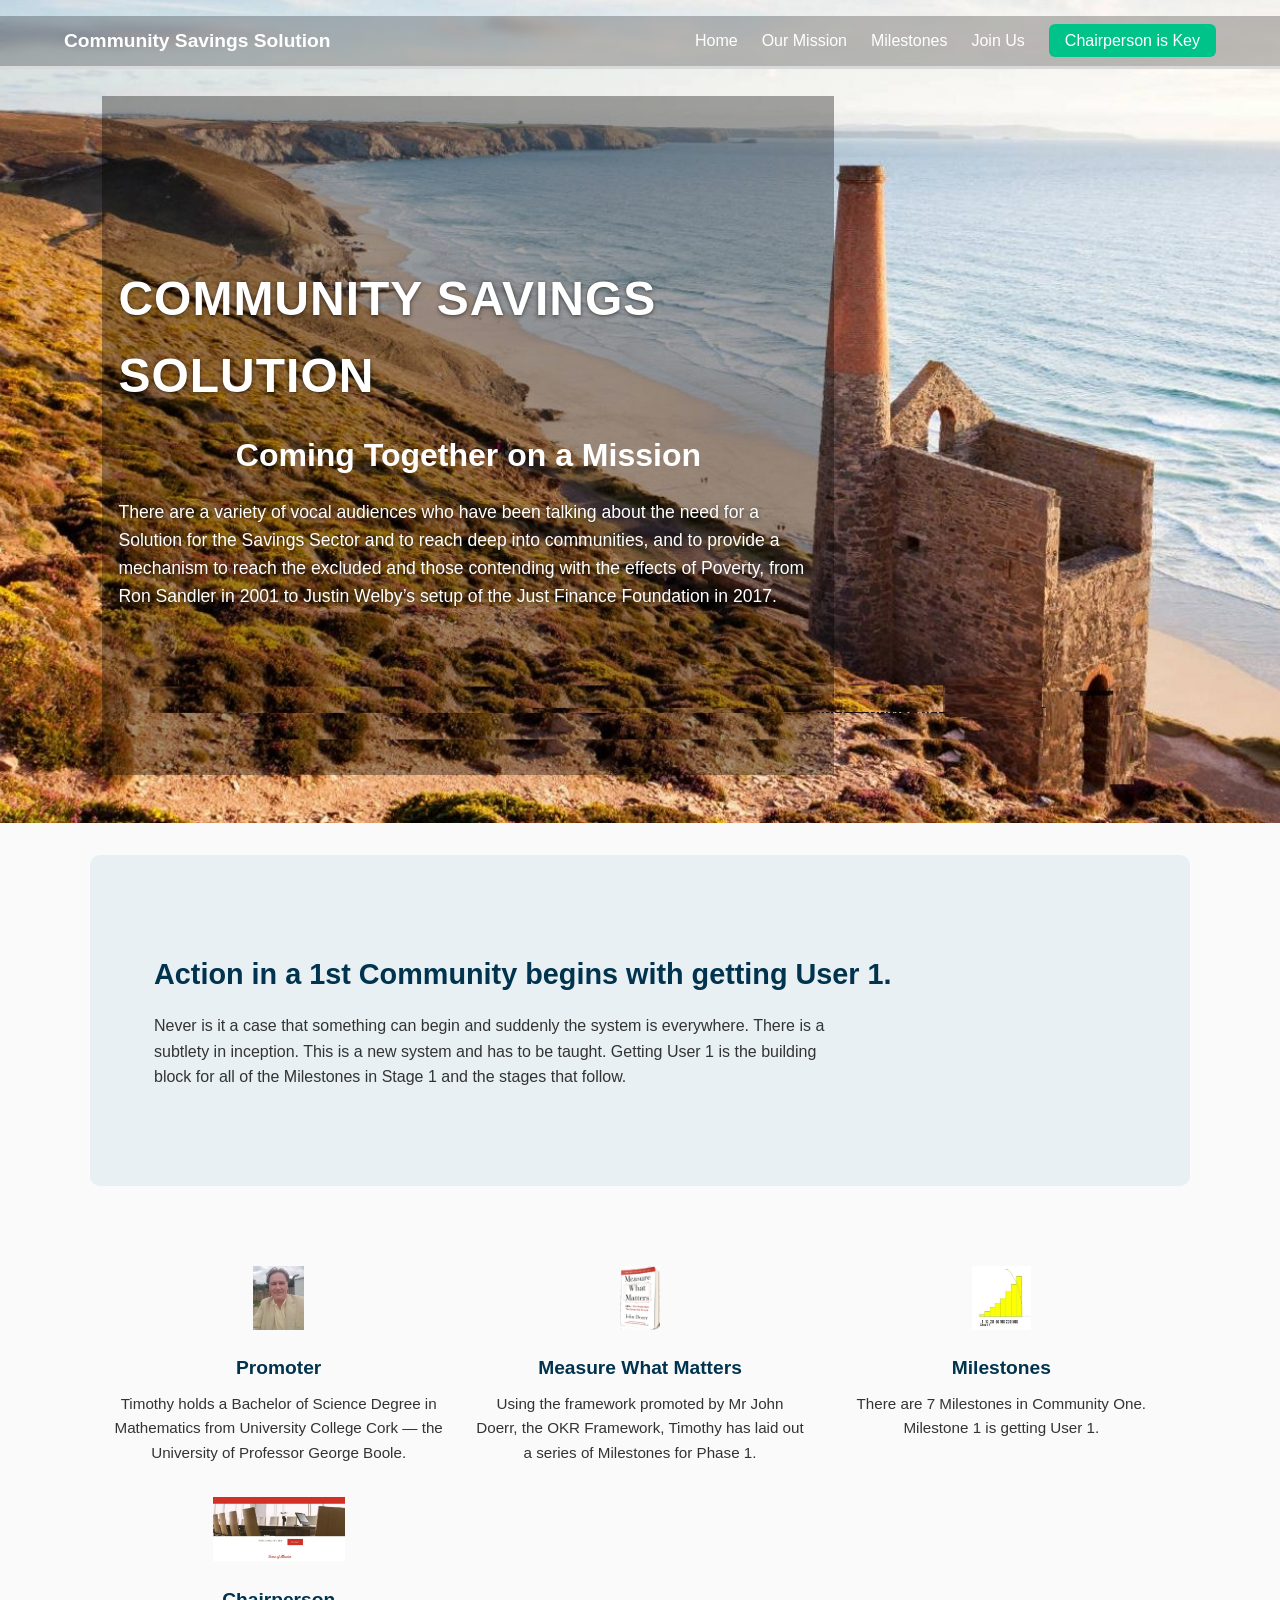
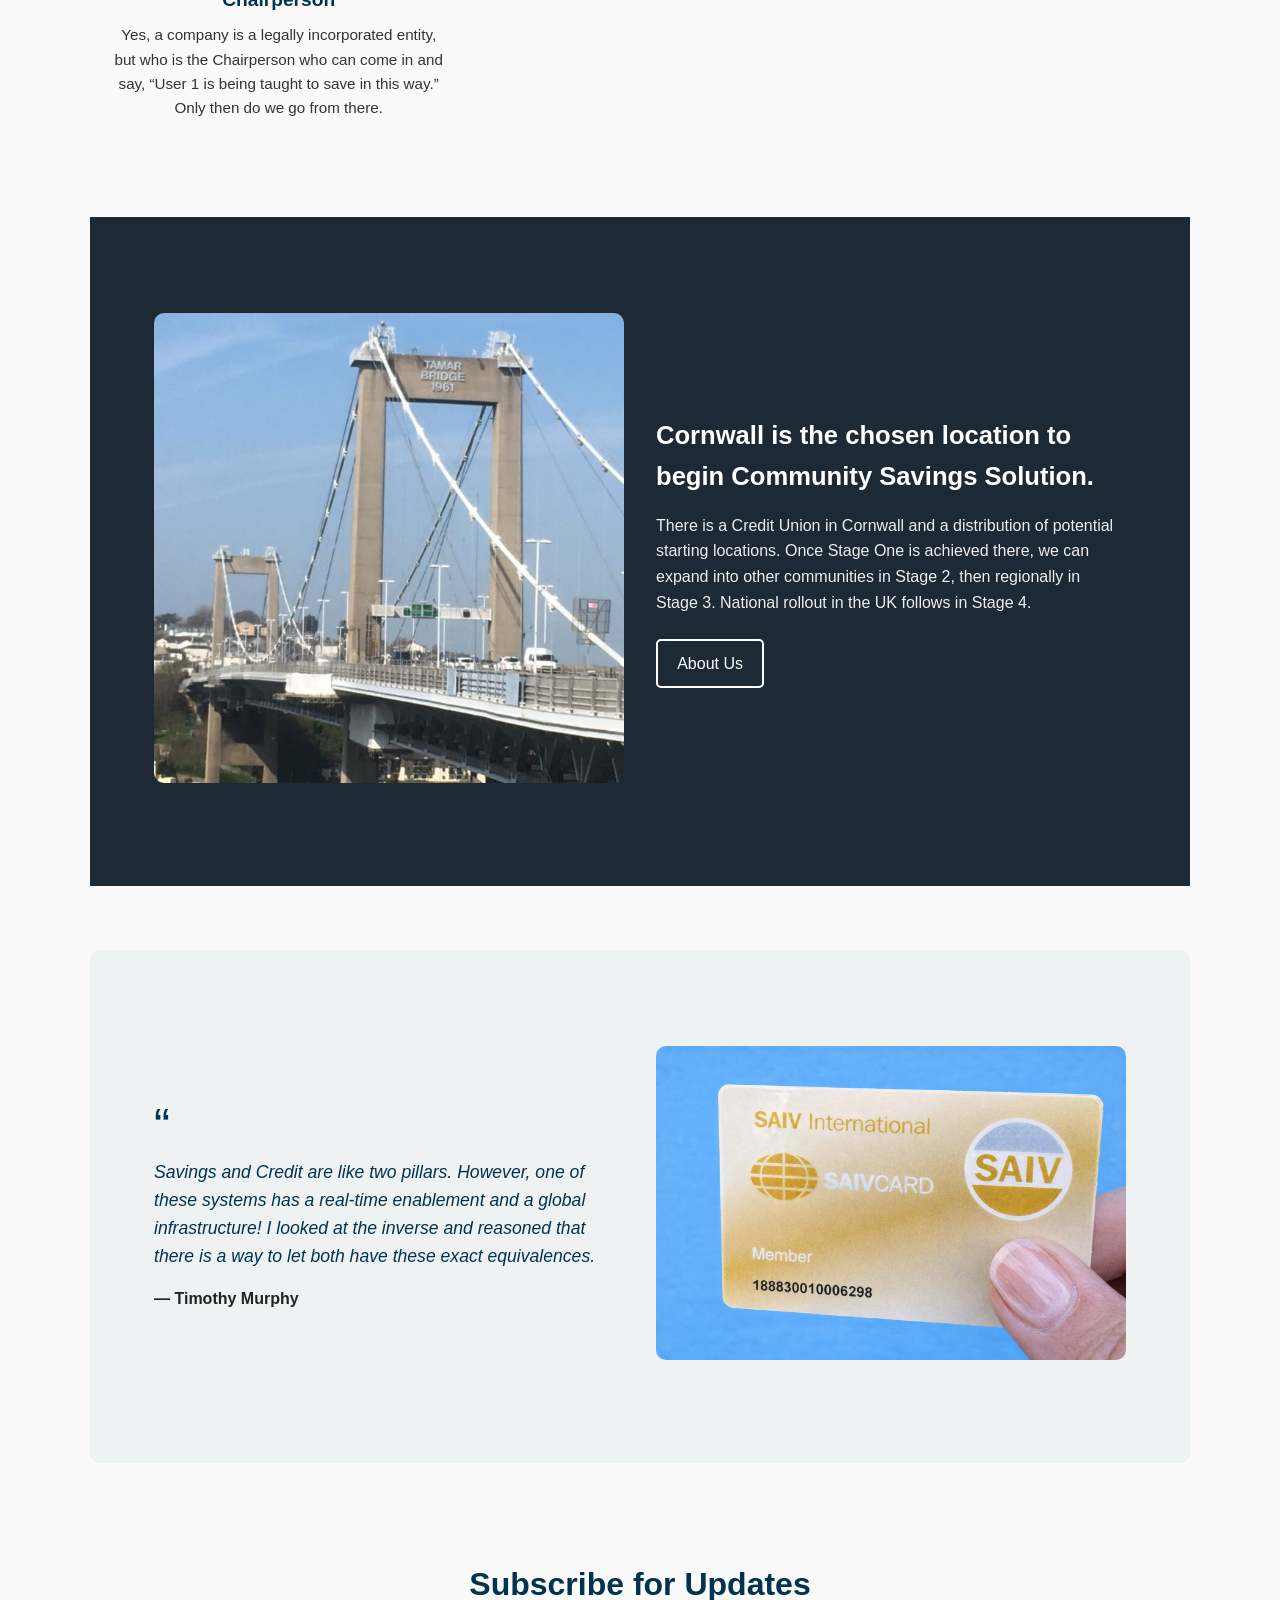
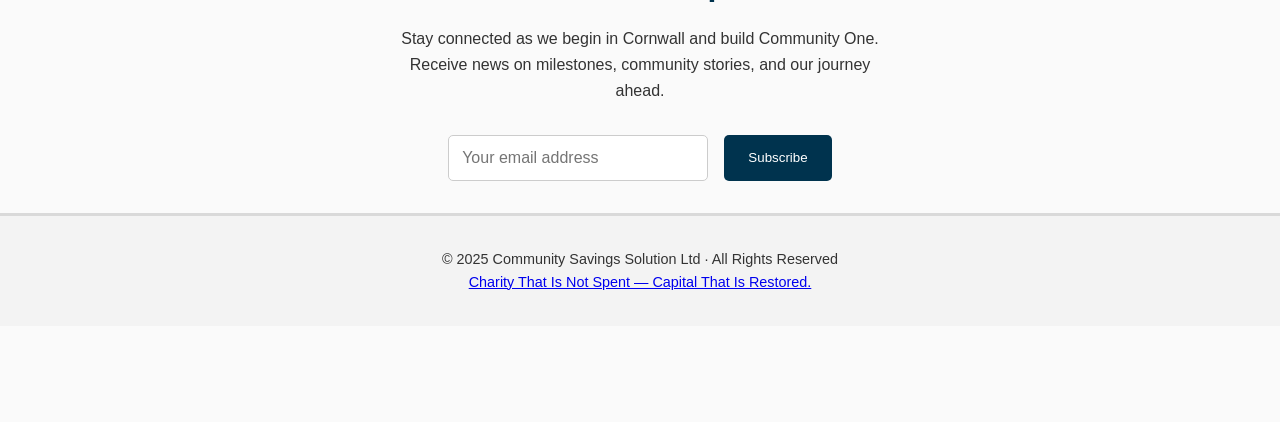
<file: index.html>
<!DOCTYPE html>
<html lang="en">
<head>
<meta charset="UTF-8" />
<meta name="viewport" content="width=device-width, initial-scale=1.0" />
<title>Community Savings Solution</title>
<link rel="stylesheet" href="assets/css/style.css" />
</head>

<body>
  <!-- NAVIGATION BAR -->
<header class="nav-header">
<nav class="navbar">
<a href="index.html" class="nav-logo">Community Savings Solution</a>
<ul class="nav-links">
<li><a href="index.html">Home</a></li>
<li><a href="mission.html">Our Mission</a></li>
<li><a href="milestones.html">Milestones</a></li>
<li><a href="join.html">Join Us</a></li>
<li><a href="chairperson.html" class="nav-btn">Chairperson is Key</a></li>
</ul>
</nav>
</header>
<!-- HERO SECTION -->
<section id="misson" class="hero">
<img src="assets/img/wheal-coates.jpg" alt="Wheal Coates, Cornwall" class="hero-bg" />
<div class="hero-overlay">
<h1 class="hero-title">Community Savings Solution</h1>
<h2 class="hero-subtitle">Coming Together on a Mission</h2>
<p class="hero-text">
There are a variety of vocal audiences who have been talking about the
need for a Solution for the Savings Sector and to reach deep into
communities, and to provide a mechanism to reach the excluded and
those contending with the effects of Poverty, from Ron Sandler in 2001
to Justin Welby’s setup of the Just Finance Foundation in 2017.
</p>
</div>
</section>

<main>
<!-- FEATURE SECTION -->
<section class="feature-section">
<div class="container">
<div class="feature-text">
<h2>Action in a 1st Community begins with getting User 1.</h2>
<p>
Never is it a case that something can begin and suddenly the
system is everywhere. There is a subtlety in inception. This is a
new system and has to be taught. Getting User 1 is the building
block for all of the Milestones in Stage 1 and the stages that
follow.
</p>
</div>
</div>
</section>

<!-- SERVICES SECTION -->
<section class="services container">
<div class="service">
<img src="assets/img/img-20241127-wa0013.jpg" alt="Promoter" />
<h3>Promoter</h3>
<p>
Timothy holds a Bachelor of Science Degree in Mathematics from
University College Cork — the University of Professor George Boole.
</p>
</div>

<div class="service">
<img src="assets/img/johndoerrbook.jpg" alt="Measure What Matters" />
<h3>Measure What Matters</h3>
<p>
Using the framework promoted by Mr John Doerr, the OKR Framework,
Timothy has laid out a series of Milestones for Phase 1.
</p>
</div>

<div class="service">
<img
src="assets/img/elemental-growing-user-base-1.jpg"
alt="Milestones"
/>
<h3>Milestones</h3>
<p>There are 7 Milestones in Community One.</p>
<p>Milestone 1 is getting User 1.</p>
</div>

<div class="service">
<img
src="assets/img/who-is-our-chairperson-1.jpg"
alt="Chairperson"
/>
<h3>Chairperson</h3>
<p>
Yes, a company is a legally incorporated entity, but who is the
Chairperson who can come in and say, “User 1 is being taught to save in this way.” Only then do we go from there.
</p>
</div>
</section>

<!-- CORNWALL SECTION -->
<section class="testimonial secondary">
<div class="container two-col">
<div class="col image">
<img src="assets/img/tamar-bridge-2.jpg" alt="Tamar Bridge" />
</div>
<div class="col text">
<h2>
Cornwall is the chosen location to begin Community Savings Solution.
</h2>
<p>
There is a Credit Union in Cornwall and a distribution of potential
starting locations. Once Stage One is achieved there, we can expand
into other communities in Stage 2, then regionally in Stage 3.
National rollout in the UK follows in Stage 4.
</p>
<a href="#" class="button-outline">About Us</a>
</div>
</div>
</section>

<!-- QUOTE SECTION -->
<section class="testimonial tertiary">
<div class="container two-col">
<div class="col text">
<p class="quote-symbol">“</p>
<blockquote>
Savings and Credit are like two pillars. However, one of these systems has a real-time enablement and a global infrastructure! I looked at the inverse and reasoned that there is a way to let both have these exact equivalences.
</blockquote>
<p class="author">— Timothy Murphy</p>
</div>
<div class="col image">
<img
src="assets/img/0D0090DD.jpg"
alt="Cornwall landscape"
/>
</div>
</div>
</section>

<!-- SUBSCRIBE SECTION -->
<section class="subscribe container">
<h2>Subscribe for Updates</h2>
<p>
Stay connected as we begin in Cornwall and build Community One.
Receive news on milestones, community stories, and our journey ahead.
</p>
<form class="subscribe-form">
<input type="email" placeholder="Your email address" required />
<button type="submit">Subscribe</button>
</form>
</section>

<!-- FOOTER -->
<footer>
<p>© 2025 Community Savings Solution Ltd · All Rights Reserved</p>
  <p class="signature">
<a href="https://ctins.uk" target="_blank" rel="noopener">
Charity That Is Not Spent — Capital That Is Restored.
</a>
</p>
</footer>
</body>
</html>
</file>
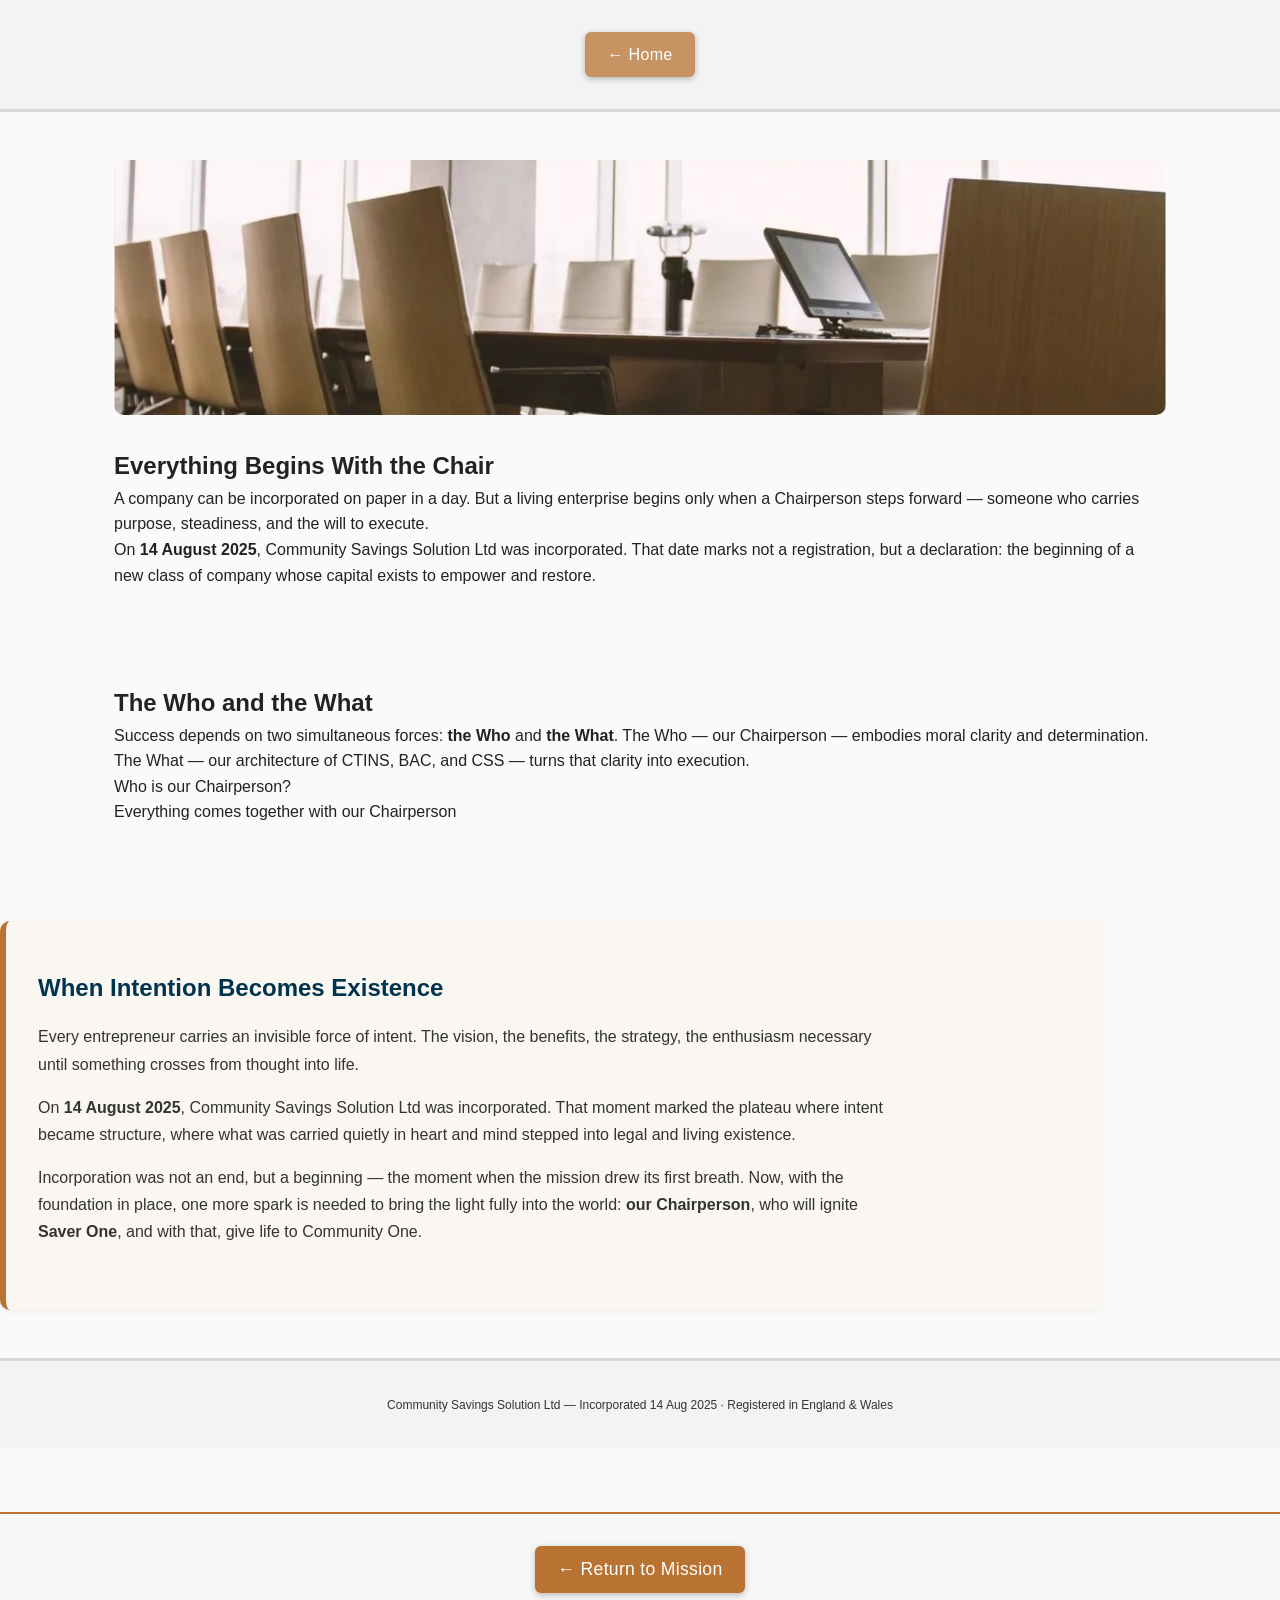
<file: chairperson.html>
<!DOCTYPE html>
<html lang="en">
<head>
<meta charset="UTF-8" />
<meta name="viewport" content="width=device-width, initial-scale=1.0" />
<title>The Chair & The Beginning | Community Savings Solution</title>
<link rel="stylesheet" href="assets/css/style.css" />
</head>

<body>
<header class="page-header">
<a href="index.html" class="back-home">← Home</a>
</header>

<main id="chairperson" aria-label="The Chair and Incorporation">
<section class="intro">
  <figure class="chair-hero">
<img src="assets/img/boardroom.jpg" alt="Boardroom table and chairs" />
</figure>
<h1>Everything Begins With the Chair</h1>
<p>
A company can be incorporated on paper in a day.
But a living enterprise begins only when a Chairperson steps forward —
someone who carries purpose, steadiness, and the will to execute.
</p>
<p>
On <strong>14 August 2025</strong>, Community Savings Solution Ltd was incorporated.
That date marks not a registration, but a declaration:
the beginning of a new class of company whose capital exists to empower and restore.
</p>
</section>

<section class="story">
<h2>The Who and the What</h2>
<p> Success depends on two simultaneous forces: <strong>the Who</strong> and <strong>the What</strong>.
The Who — our Chairperson — embodies moral clarity and determination.
The What — our architecture of CTINS, BAC, and CSS — turns that clarity into execution.
</p>
<p>   Who is our Chairperson? </p>
<p> Everything comes together with our Chairperson </p>
</section>

<section class="reflection">
<h2>When Intention Becomes Existence</h2>
<p>
Every entrepreneur carries an invisible force of intent.
The vision, the benefits, the strategy, the enthusiasm necessary
until something crosses from thought into life.
</p>

<p>
On <strong>14 August 2025</strong>, Community Savings Solution Ltd was incorporated.
That moment marked the plateau where intent became structure,
where what was carried quietly in heart and mind
stepped into legal and living existence.
</p>

<p>
Incorporation was not an end, but a beginning — the moment
when the mission drew its first breath. Now, with the foundation in place,
one more spark is needed to bring the light fully into the world:
<strong>our Chairperson</strong>, who will ignite <strong>Saver One</strong>,
and with that, give life to Community One.
</p>
</section>

<footer class="page-footer">
<p>
<small>
Community Savings Solution Ltd — Incorporated 14 Aug 2025 · Registered in England & Wales
</small>
</p>
</footer>
</main>
  <!-- ---------- RETURN TO MISSION LINK ---------- -->
<footer class="return-footer">
<a href="index.html#mission" class="return-link">← Return to Mission</a>
</footer>
</body>
</html>
</file>
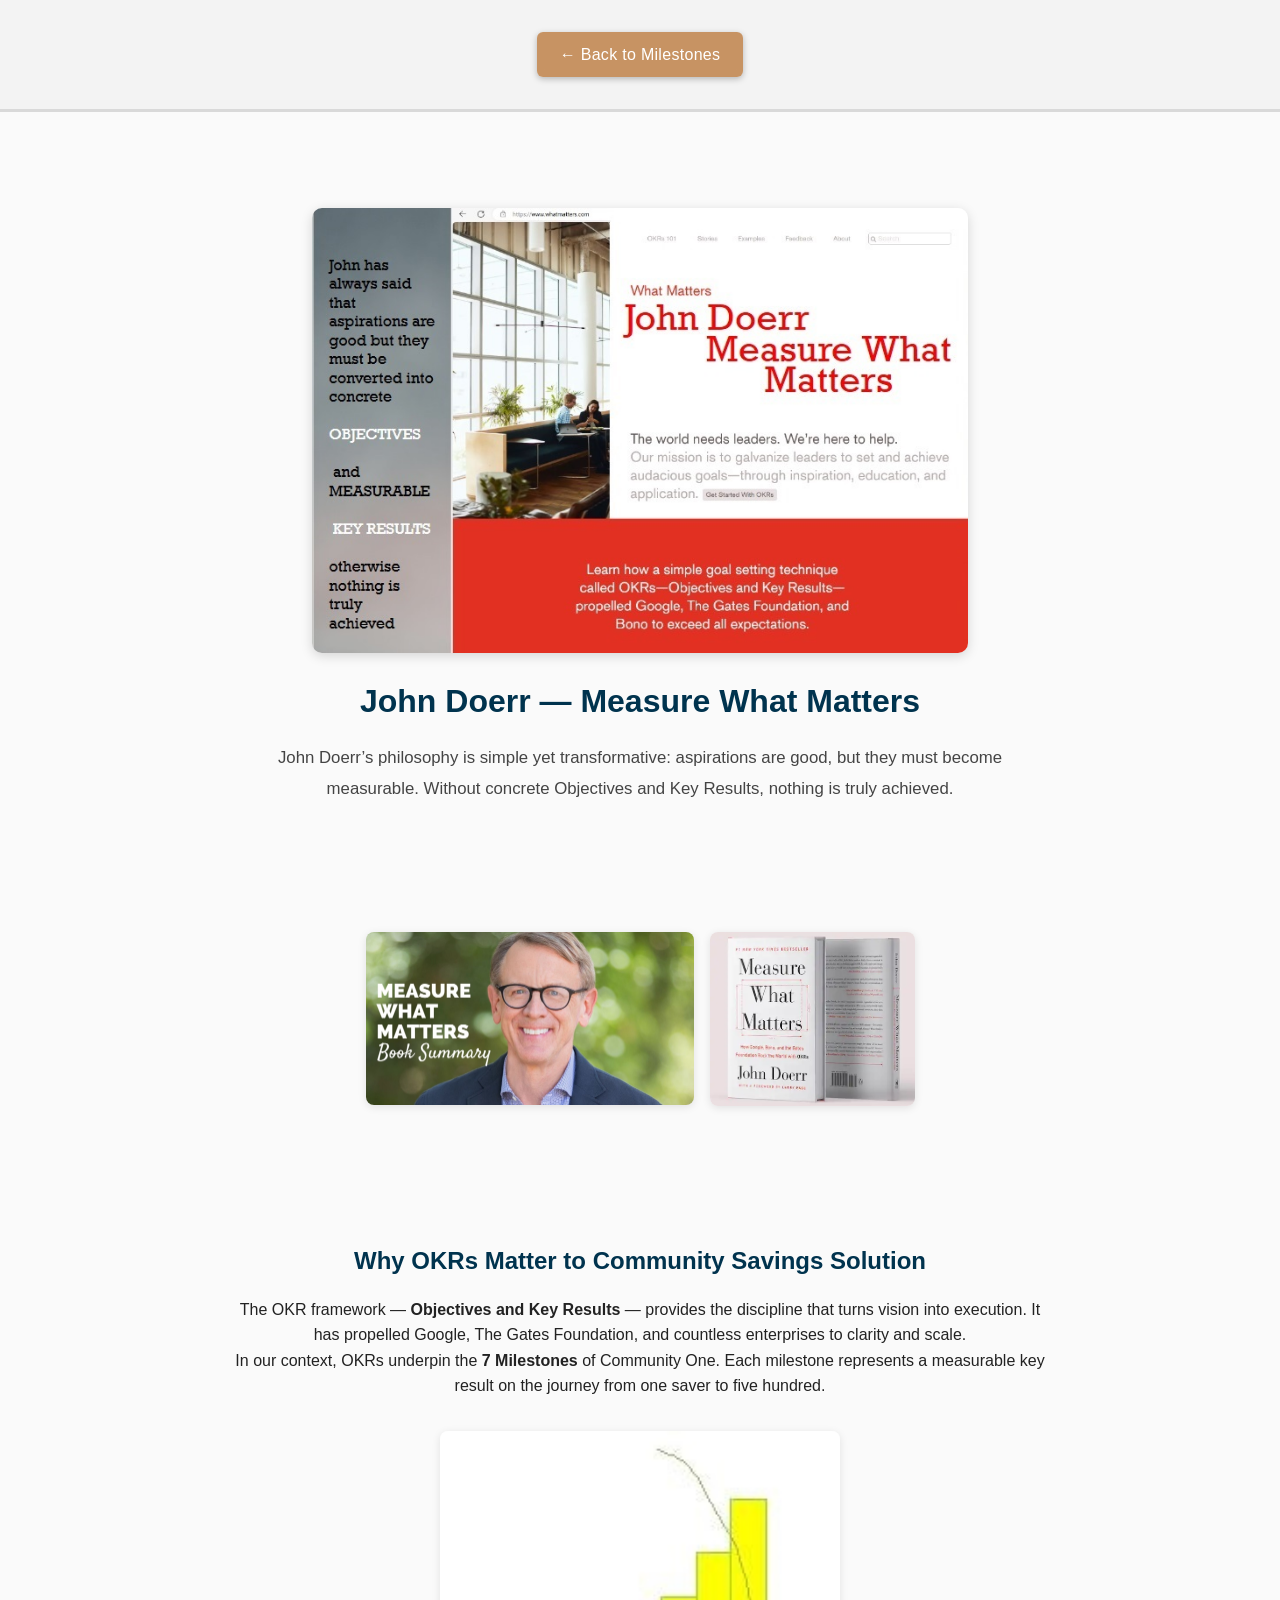
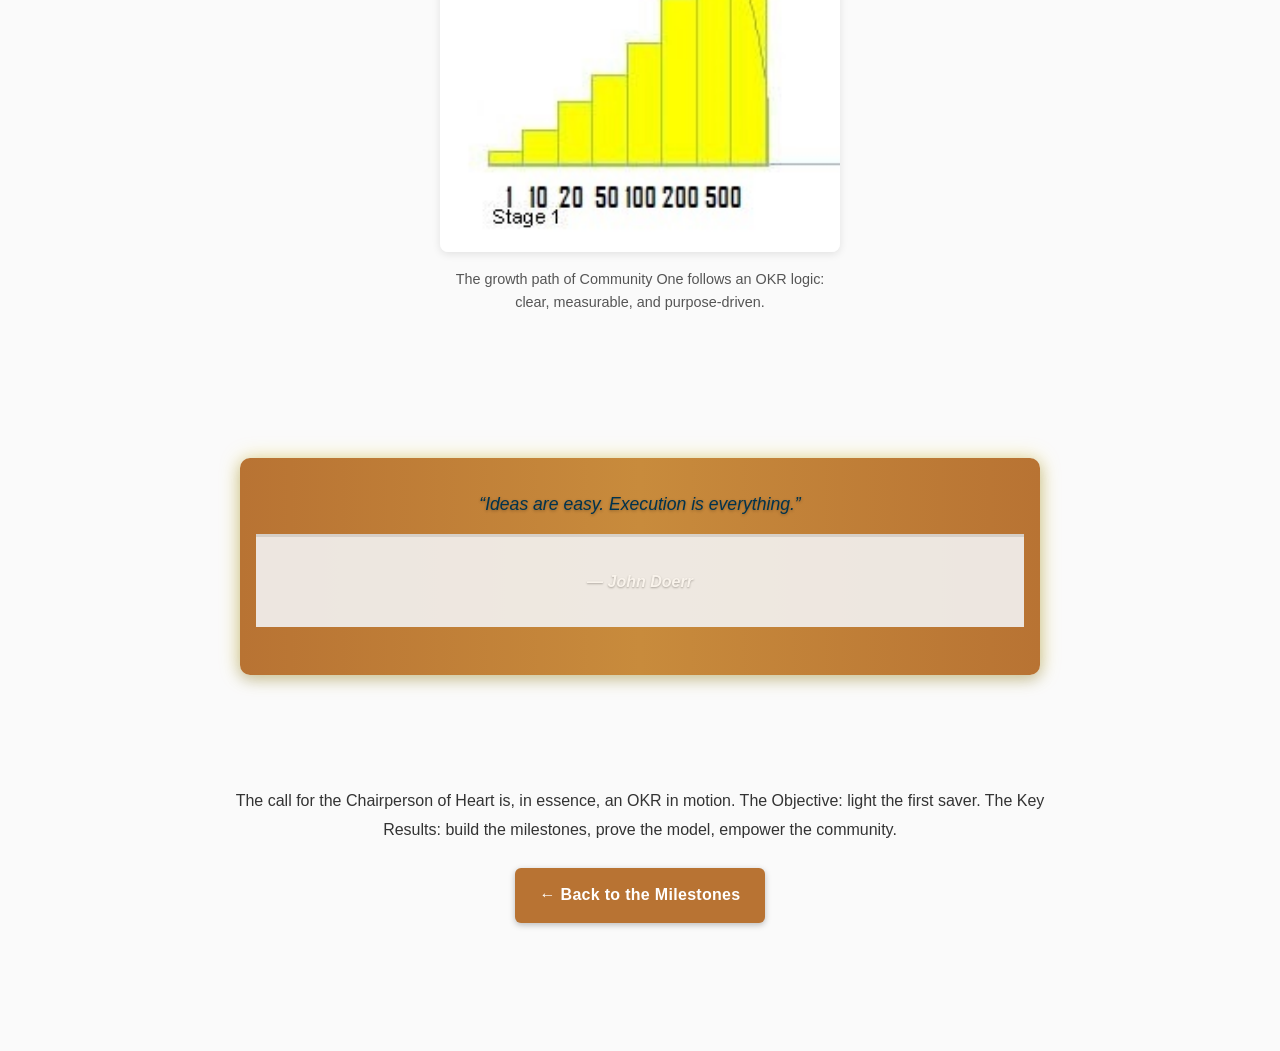
<file: john-doerr.html>
<!DOCTYPE html>
<html lang="en">
<head>
<meta charset="UTF-8" />
<meta name="viewport" content="width=device-width, initial-scale=1.0" />
<title>John Doerr | Measure What Matters</title>
<link rel="stylesheet" href="assets/css/style.css" />
</head>

<body>
<header class="page-header">
<a href="milestones.html" class="back-home">← Back to Milestones</a>
</header>

<main id="john-doerr-page" aria-label="John Doerr and OKRs">

<section class="doerr-intro">
<img src="assets/img/john-doerr-1.jpg" alt="John Doerr Measure What Matters" />
<h1>John Doerr — Measure What Matters</h1>
<p>John Doerr’s philosophy is simple yet transformative: aspirations are good, but they must become measurable. Without concrete Objectives and Key Results, nothing is truly achieved.</p>
</section>

<section class="doerr-gallery">
<img src="assets/img/john-doerr-2.jpg" alt="John Doerr portrait" />
<img src="assets/img/john-doerr-3.jpg" alt="Measure What Matters book cover" />
</section>

<section class="doerr-core">
<h2>Why OKRs Matter to Community Savings Solution</h2>
<p>
The OKR framework — <strong>Objectives and Key Results</strong> — provides
the discipline that turns vision into execution. It has propelled Google,
The Gates Foundation, and countless enterprises to clarity and scale.
</p>
<p>
In our context, OKRs underpin the <strong>7 Milestones</strong> of Community One.
Each milestone represents a measurable key result on the journey from one saver to five hundred.
</p>
<figure>
<img src="assets/img/okrs-growth.jpg" alt="OKR-style growth curve showing Milestones 1 to 500" />
<figcaption>The growth path of Community One follows an OKR logic: clear, measurable, and purpose-driven.</figcaption>
</figure>
</section>

<section class="doerr-quote">
<blockquote>
“Ideas are easy. Execution is everything.”
<footer>— John Doerr</footer>
</blockquote>
</section>

<section class="doerr-closing">
<p>
The call for the Chairperson of Heart is, in essence, an OKR in motion.
The Objective: light the first saver.
The Key Results: build the milestones, prove the model, empower the community.
</p>
<a href="milestones.html" class="cta-button">← Back to the Milestones</a>
</section>

</main>
</body>
</html>
</file>
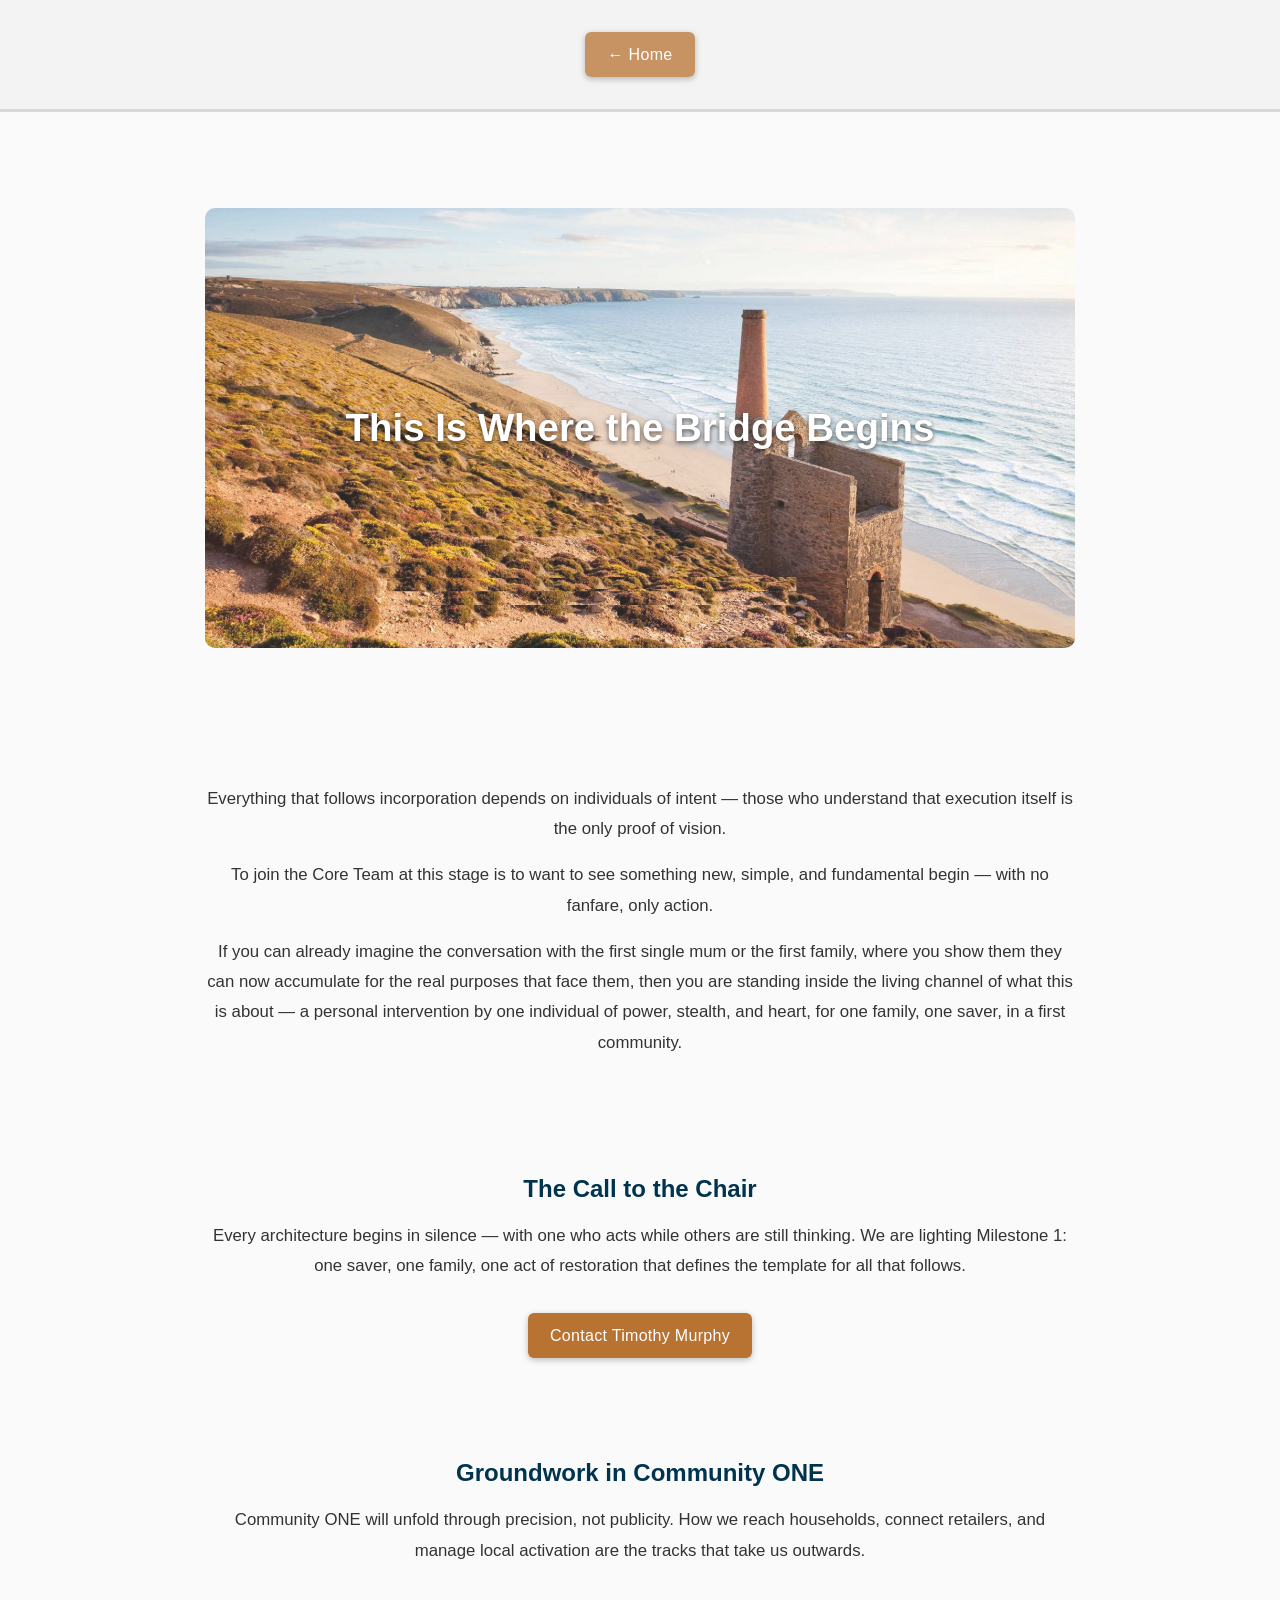
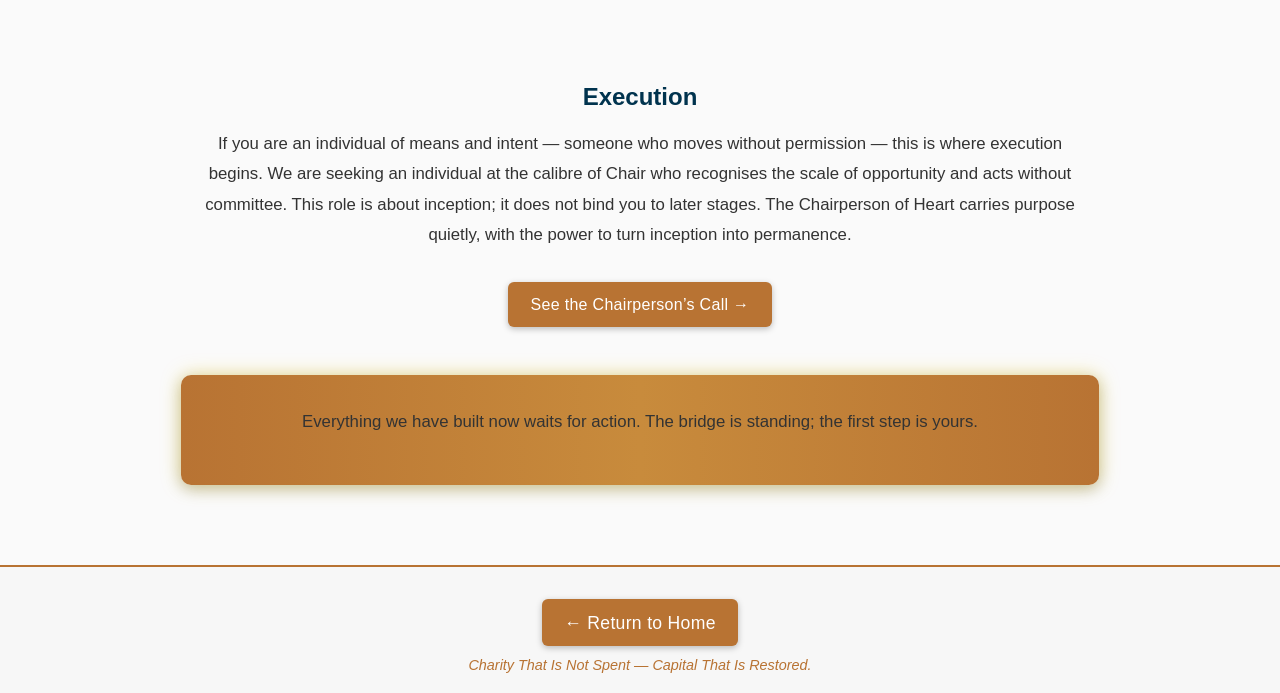
<file: join.html>
<!DOCTYPE html>
<html lang="en">
<head>
<meta charset="UTF-8">
<meta name="viewport" content="width=device-width, initial-scale=1.0">
<title>Join Us | Community Savings Solution</title>
<link rel="stylesheet" href="assets/css/style.css">
</head>

<body>
<header class="page-header">
<a href="index.html" class="back-home">← Home</a>
</header>

<main id="join-page" aria-label="Join Us">

<section class="join-hero">
<img src="assets/img/wheal-coates.jpg" alt="Cornish coastline at Wheal Coates">
<div class="join-hero-text">
<h1>This Is Where the Bridge Begins</h1>
</div>
</section>

<section class="join-intro">
<p>Everything that follows incorporation depends on individuals of intent — those who understand that execution itself is the only proof of vision.</p>
<p>To join the Core Team at this stage is to want to see something new, simple, and fundamental begin — with no fanfare, only action.</p>
<p>If you can already imagine the conversation with the first single mum or the first family, where you show them they can now accumulate for the real purposes that face them, then you are standing inside the living channel of what this is about — a personal intervention by one individual of power, stealth, and heart, for one family, one saver, in a first community.</p>
</section>

<section class="join-heart">
<h2>The Call to the Chair</h2>
<p>Every architecture begins in silence — with one who acts while others are still thinking.
We are lighting Milestone 1: one saver, one family, one act of restoration that defines the template for all that follows.</p>
<a href="mailto:tgmurphyb.sc@gmail.com?subject=Community%20Savings%20Solution%20—%20Chair%20Enquiry" class="cta-button">
Contact Timothy Murphy
</a>
</section>

<section class="join-hands">
<h2>Groundwork in Community ONE</h2>
<p>Community ONE will unfold through precision, not publicity.
How we reach households, connect retailers, and manage local activation are the tracks that take us outwards.</p>
</section>

<section class="join-head">
<h2>Execution</h2>
<p>If you are an individual of means and intent — someone who moves without permission — this is where execution begins.
We are seeking an individual at the calibre of Chair who recognises the scale of opportunity and acts without committee.
This role is about inception; it does not bind you to later stages.
The Chairperson of Heart carries purpose quietly, with the power to turn inception into permanence.</p>
<a href="chairperson.html" class="cta-button">See the Chairperson’s Call →</a>
</section>

<section class="join-closing">
<p>Everything we have built now waits for action.
The bridge is standing; the first step is yours.</p>
</section>

</main>

<footer class="return-footer">
<a href="index.html" class="return-link">← Return to Home</a>
  <p class="signature">
<a href="https://ctins.uk" target="_blank" rel="noopener">
Charity That Is Not Spent — Capital That Is Restored.
</a>
</p>
</footer>
</body>
</html>
</file>
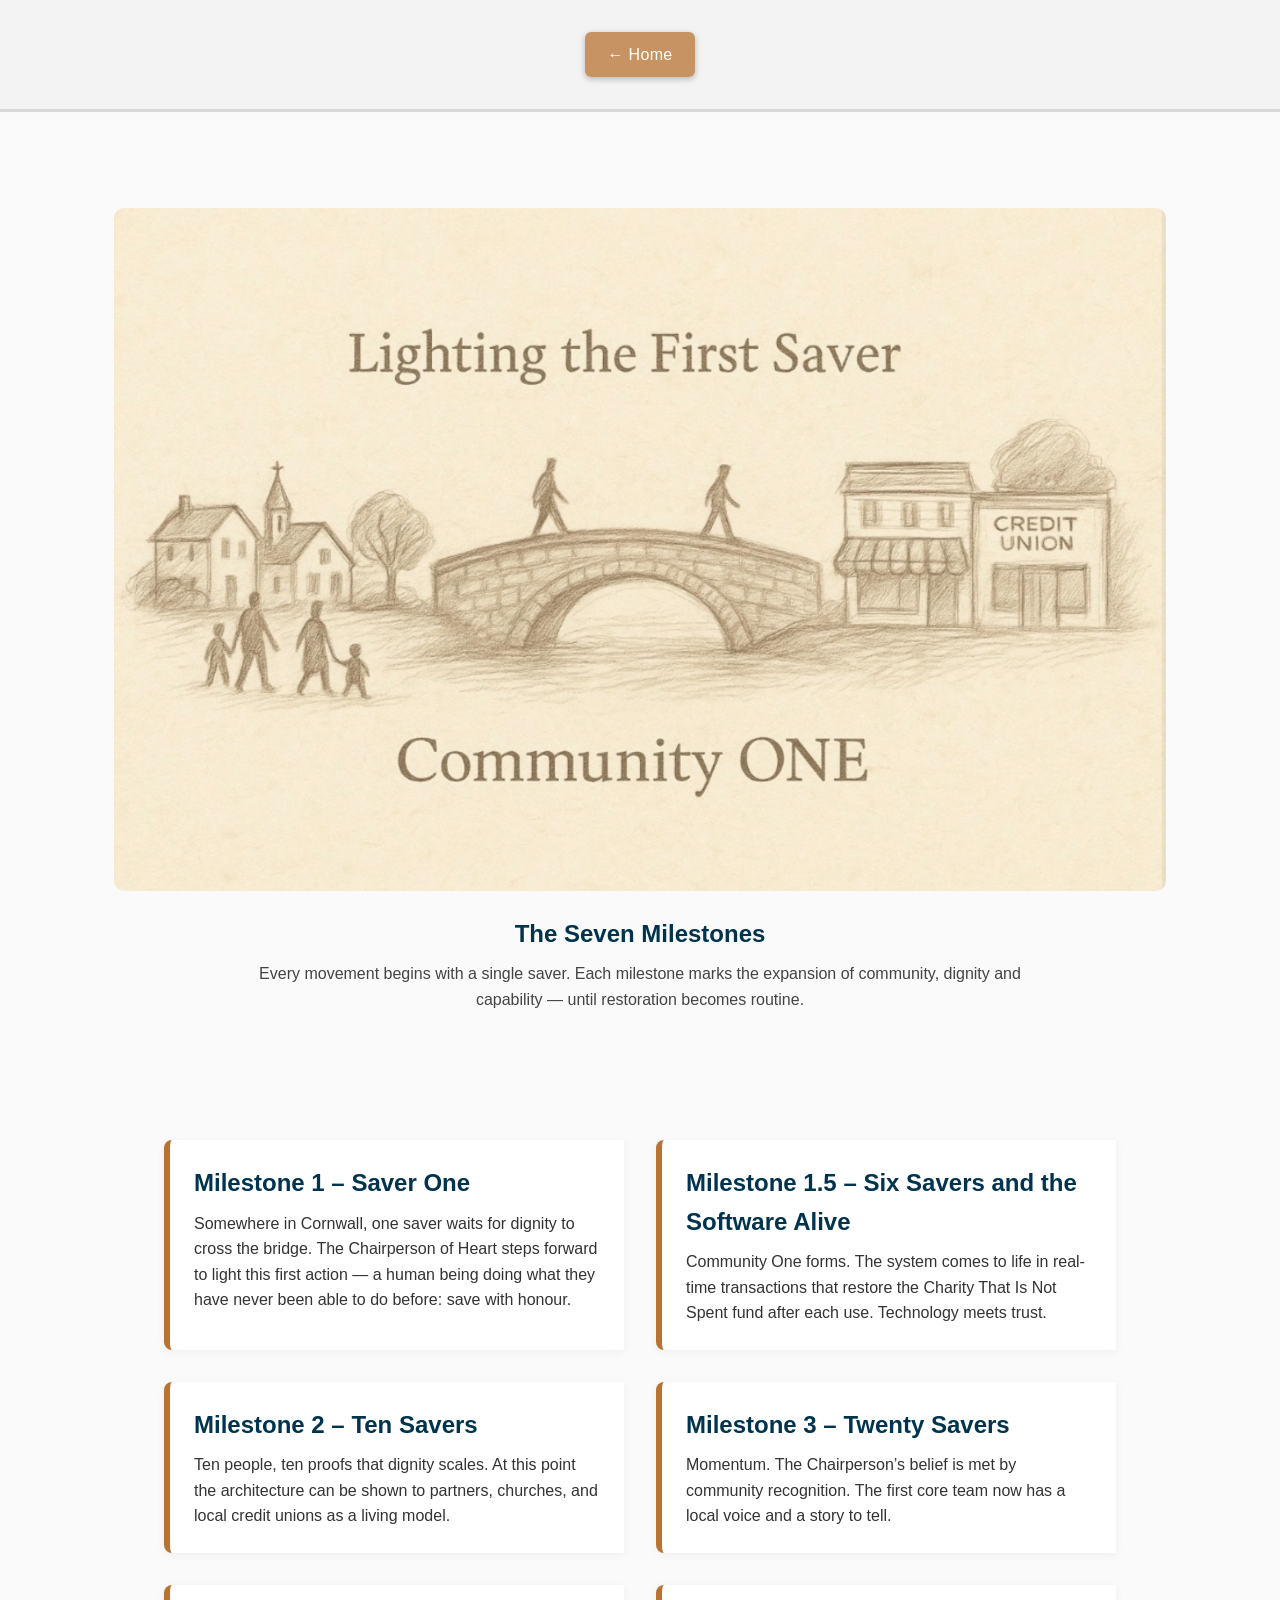
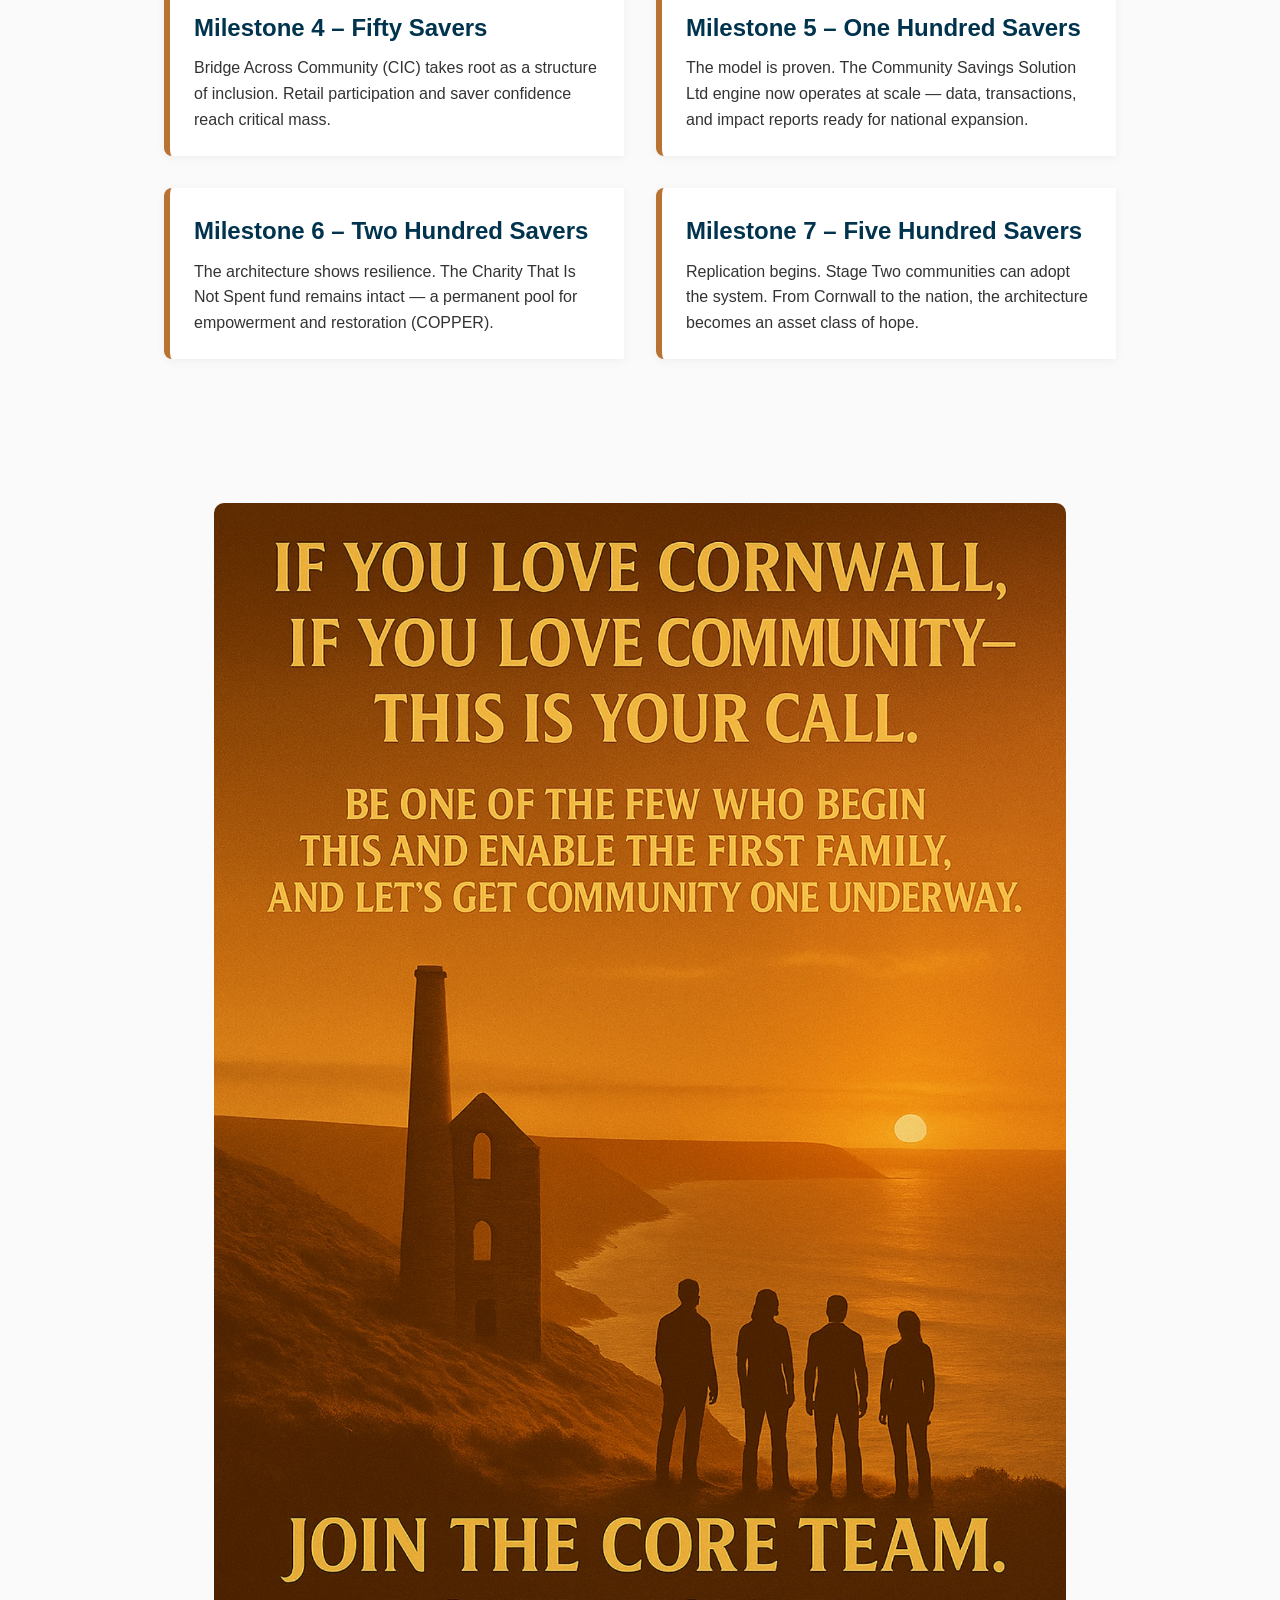
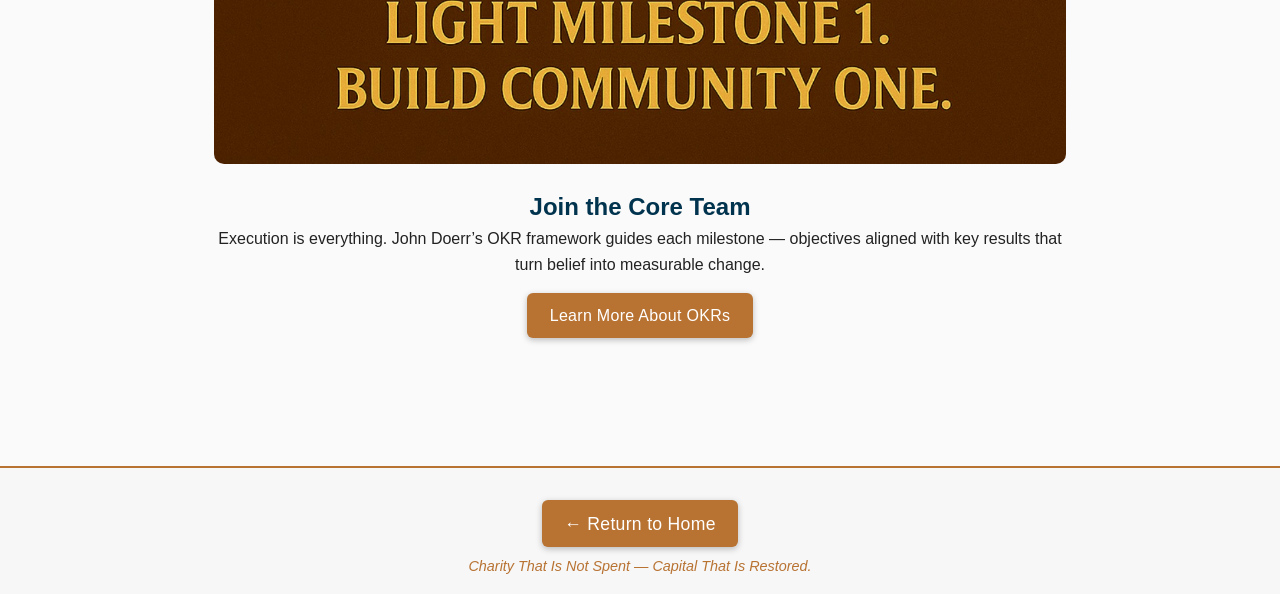
<file: milestones.html>
<!DOCTYPE html>
<html lang="en">
<head>
<meta charset="UTF-8" />
<meta name="viewport" content="width=device-width, initial-scale=1.0" />
<title>Milestones | Community Savings Solution</title>
<link rel="stylesheet" href="assets/css/style.css" />
</head>

<body>
<header class="page-header">
<a href="index.html" class="back-home">← Home</a>
</header>

<main id="milestones-page" aria-label="Community One Milestones">

<section class="milestones-hero">
<img src="assets/img/community-one.jpg" alt="Community One bridge drawing" />
<h1>The Seven Milestones</h1>
<p>Every movement begins with a single saver. Each milestone marks the expansion of community, dignity and capability — until restoration becomes routine.</p>
</section>

<section class="milestones-grid">
<article>
<h2>Milestone 1 – Saver One</h2>
<p>Somewhere in Cornwall, one saver waits for dignity to cross the bridge. The Chairperson of Heart steps forward to light this first action — a human being doing what they have never been able to do before: save with honour.</p>
</article>

<article>
<h2>Milestone 1.5 – Six Savers and the Software Alive</h2>
<p>Community One forms. The system comes to life in real-time transactions that restore the Charity That Is Not Spent fund after each use. Technology meets trust.</p>
</article>

<article>
<h2>Milestone 2 – Ten Savers</h2>
<p>Ten people, ten proofs that dignity scales. At this point the architecture can be shown to partners, churches, and local credit unions as a living model.</p>
</article>

<article>
<h2>Milestone 3 – Twenty Savers</h2>
<p>Momentum. The Chairperson’s belief is met by community recognition. The first core team now has a local voice and a story to tell.</p>
</article>

<article>
<h2>Milestone 4 – Fifty Savers</h2>
<p>Bridge Across Community (CIC) takes root as a structure of inclusion. Retail participation and saver confidence reach critical mass.</p>
</article>

<article>
<h2>Milestone 5 – One Hundred Savers</h2>
<p>The model is proven. The Community Savings Solution Ltd engine now operates at scale — data, transactions, and impact reports ready for national expansion.</p>
</article>

<article>
<h2>Milestone 6 – Two Hundred Savers</h2>
<p>The architecture shows resilience. The Charity That Is Not Spent fund remains intact — a permanent pool for empowerment and restoration (COPPER).</p>
</article>

<article>
<h2>Milestone 7 – Five Hundred Savers</h2>
<p>Replication begins. Stage Two communities can adopt the system. From Cornwall to the nation, the architecture becomes an asset class of hope.</p>
</article>
</section>

<section class="milestones-cta">
<img src="assets/img/core-team.jpg" alt="Core Team at sunset near Wheal Coates" />
<h2>Join the Core Team</h2>
<p>Execution is everything. John Doerr’s OKR framework guides each milestone — objectives aligned with key results that turn belief into measurable change.</p>
<a href="john-doerr.html" class="cta-button">Learn More About OKRs</a>
</section>
</main>

<footer class="return-footer">
<a href="index.html" class="return-link">← Return to Home</a>
  <p class="signature">
<a href="https://ctins.uk" target="_blank" rel="noopener">
Charity That Is Not Spent — Capital That Is Restored.
</a>
</p>
</footer>
</body>
</html>
</file>
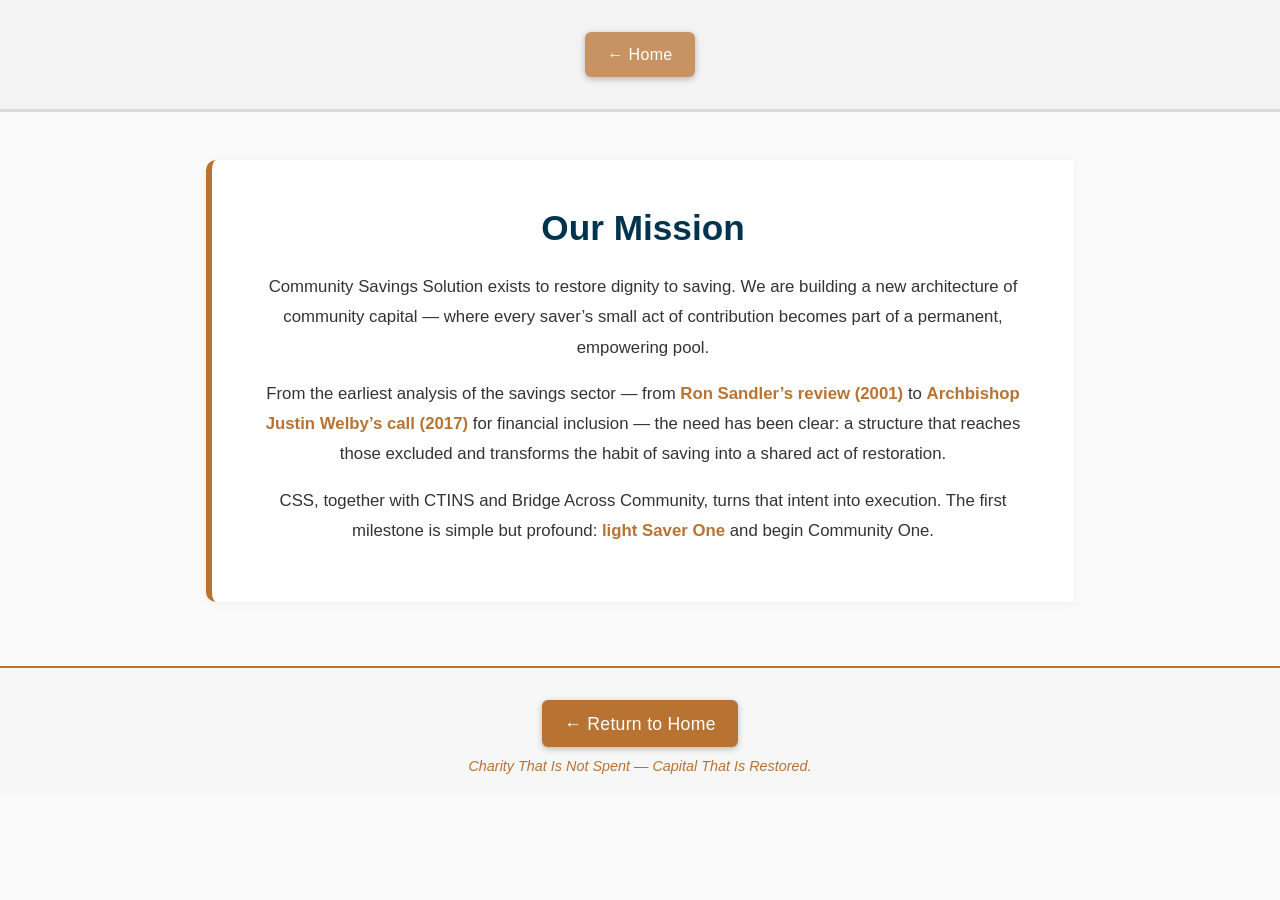
<file: mission.html>
<!DOCTYPE html>
<html lang="en">
<head>
<meta charset="UTF-8" />
<meta name="viewport" content="width=device-width, initial-scale=1.0" />
<title>Our Mission | Community Savings Solution</title>
<link rel="stylesheet" href="assets/css/style.css" />
</head>

<body>
<header class="page-header">
<a href="index.html" class="back-home">← Home</a>
</header>

<main id="mission-page" aria-label="Our Mission">
<section class="mission-intro">
<h1>Our Mission</h1>
<p>
Community Savings Solution exists to restore dignity to saving.
We are building a new architecture of community capital — where
every saver’s small act of contribution becomes part of a permanent,
empowering pool.
</p>
<p>
From the earliest analysis of the savings sector — from
<strong>Ron Sandler’s review (2001)</strong> to
<strong>Archbishop Justin Welby’s call (2017)</strong> for financial inclusion —
the need has been clear: a structure that reaches those excluded and transforms
the habit of saving into a shared act of restoration.
</p>
<p>
CSS, together with CTINS and Bridge Across Community, turns that intent into
execution. The first milestone is simple but profound:
<strong>light Saver One</strong> and begin Community One.
</p>
</section>
</main>

<footer class="return-footer">
<a href="index.html#mission" class="return-link">← Return to Home</a>
  <p class="signature">
<a href="https://ctins.uk" target="_blank" rel="noopener">
Charity That Is Not Spent — Capital That Is Restored.
</a>
</p>
</footer>
</body>
</html>
</file>
<file: assets/css/style.css>
/* ---------- NAVIGATION BAR ---------- */
:root {
--copper: #b87333;
--copper-light: #c88b3c;
}
.nav-header {
position: fixed;
top: 0;
left: 0;
width: 100%;
z-index: 1000;
background: rgba(0, 0, 0, 0.45);
backdrop-filter: blur(6px);
}

.navbar {
display: flex;
justify-content: space-between;
align-items: center;
max-width: 1200px;
margin: 0 auto;
padding: 0.8rem 1.5rem;
}

.nav-logo {
color: #ffffff;
font-weight: 700;
font-size: 1.2rem;
text-decoration: none;
}

.nav-links {
list-style: none;
display: flex;
gap: 1.5rem;
}

.nav-links a {
color: #ffffff;
text-decoration: none;
font-weight: 500;
transition: color 0.3s ease;
}

.nav-links a:hover {
color: #00c389; /* coastal green accent */
}

.nav-btn {
background: #00c389;
color: #fff;
padding: 0.5rem 1rem;
border-radius: 6px;
font-weight: 600;
}

.nav-btn:hover {
background: #00d698;
color: #fff;
}

/* Adjust hero padding to avoid nav overlap */
.hero {
padding-top: 5rem;
}
/* ---------- HERO SECTION ---------- */
.hero {
position: relative;
width: 100%;
height: 85vh;
overflow: hidden;
}

.hero-bg {
width: 100%;
height: 100%;
object-fit: cover;
position: absolute;
top: 0;
left: 0;
z-index: 1;
}

.hero-overlay {
position: relative;
z-index: 2;
display: flex;
flex-direction: column;
align-items: center;
justify-content: center;
height: 100%;
text-align: center;
padding: 0 1rem;
background: rgba(0, 0, 0, 0.35);
}

.hero-title {
color: #fff;
font-size: 3rem;
letter-spacing: 1px;
margin-bottom: 1rem;
text-transform: uppercase;
}

.hero-subtitle {
color: #fff;
font-size: 2rem;
margin-bottom: 1rem;
font-weight: 600;
}

.hero-text {
color: #f5f5f5;
max-width: 900px;
font-size: 1.1rem;
line-height: 1.6;
}

/* =========================================================
Community Savings Solution — Main Stylesheet
Author: Timothy Murphy
========================================================= */

/* ---------- GLOBAL RESET ---------- */
* {
box-sizing: border-box;
margin: 0;
padding: 0;
}

body {
font-family: "Segoe UI", Helvetica, Arial, sans-serif;
color: #222;
background: #fafafa;
line-height: 1.6;
}

/* ---------- HEADER ---------- */
header {
background: #f3f3f3;
text-align: center;
padding: 2rem 1rem;
border-bottom: 3px solid #d9d9d9;
}

header h1 {
font-size: 2rem;
color: #222;
letter-spacing: 0.5px;
}

/* ---------- MAIN LAYOUT ---------- */
main {
padding-bottom: 4rem;
}

.container {
max-width: 1100px;
margin: 0 auto;
padding: 2rem;
}

/* ---------- FEATURE SECTION ---------- */
.feature-section {
background: #e8f0f3;
border-radius: 10px;
padding: 4rem 2rem;
margin: 2rem auto;
}

.feature-text h2 {
font-size: 1.8rem;
color: #00334e;
margin-bottom: 1rem;
}

.feature-text p {
font-size: 1rem;
color: #333;
max-width: 700px;
}

/* ---------- SERVICES SECTION ---------- */
.services {
display: grid;
grid-template-columns: repeat(auto-fit, minmax(240px, 1fr));
gap: 2rem;
margin-top: 3rem;
text-align: center;
}

.service img {
height: 64px;
width: auto;
object-fit: cover;
margin-bottom: 1rem;
}

.service h3 {
font-size: 1.2rem;
margin-bottom: 0.5rem;
color: #00334e;
}

.service p {
font-size: 0.95rem;
color: #333;
}

/* ---------- TESTIMONIAL SECTIONS ---------- */
.testimonial.secondary {
background: #1d2935;
color: #fff;
padding: 4rem 2rem;
margin-top: 4rem;
}

.testimonial.tertiary {
background: #eef2f3;
padding: 4rem 2rem;
margin-top: 4rem;
border-radius: 10px;
}

.two-col {
display: flex;
flex-wrap: wrap;
align-items: center;
gap: 2rem;
}

.two-col .col {
flex: 1 1 45%;
}

.two-col img {
width: 100%;
border-radius: 10px;
}

/* ---------- CORNWALL SECTION (SECONDARY) ---------- */
.testimonial.secondary h2 {
font-size: 1.6rem;
margin-bottom: 1rem;
}

.testimonial.secondary p {
color: #eee;
margin-bottom: 1.5rem;
}

.button-outline {
display: inline-block;
border: 2px solid #fff;
padding: 0.6rem 1.2rem;
color: #fff;
text-decoration: none;
border-radius: 5px;
transition: background 0.3s ease;
}

.button-outline:hover {
background: #fff;
color: #1d2935;
}

/* ---------- QUOTE SECTION (TERTIARY) ---------- */
.quote-icon {
width: 56px;
height: 56px;
margin-bottom: 1rem;
}

blockquote {
font-style: italic;
font-size: 1.1rem;
margin-bottom: 1rem;
color: #00334e;
}

.author {
font-weight: bold;
color: #222;
}

/* ---------- SUBSCRIBE SECTION ---------- */
.subscribe {
text-align: center;
margin-top: 4rem;
}

.subscribe h2 {
font-size: 2rem;
color: #00334e;
margin-bottom: 1rem;
}

.subscribe p {
max-width: 500px;
margin: 0 auto 2rem;
color: #333;
}

.subscribe-form {
display: flex;
justify-content: center;
flex-wrap: wrap;
gap: 1rem;
}

.subscribe-form input {
padding: 0.8rem;
width: 260px;
border-radius: 5px;
border: 1px solid #ccc;
font-size: 1rem;
}

.subscribe-form button {
padding: 0.8rem 1.5rem;
border: none;
background: #00334e;
color: #fff;
border-radius: 5px;
cursor: pointer;
transition: background 0.3s ease;
}

.subscribe-form button:hover {
background: #005f86;
}

/* ---------- FOOTER ---------- */
footer {
background: #f3f3f3;
text-align: center;
padding: 2rem 1rem;
border-top: 3px solid #d9d9d9;
font-size: 0.9rem;
color: #333;
}

/* ---------- RESPONSIVE ---------- */
@media (max-width: 768px) {
.two-col {
flex-direction: column;
}

.feature-section,
.testimonial.secondary,
.testimonial.tertiary {
padding: 2.5rem 1.2rem;
}

header h1 {
font-size: 1.6rem;
}

.feature-text h2 {
font-size: 1.4rem;
}
}
/* ---------- TYPOGRAPHIC QUOTE SYMBOL ---------- */
.quote-symbol {
font-size: 3rem;
color: #00334e;
margin-bottom: 0.5rem;
line-height: 1;
}
<!DOCTYPE html>
<html lang="en">
<head>
<meta charset="UTF-8" />
<meta name="viewport" content="width=device-width, initial-scale=1.0" />
<title>The Chair & The Beginning | Community Savings Solution</title>
<link rel="stylesheet" href="assets/css/style.css" />
</head>

<body>
<header class="page-header">
<a href="index.html" class="back-home">← Home</a>
</header>

<main id="chairperson" aria-label="The Chair and Incorporation">
<section class="intro">
<h1>Everything Begins With the Chair</h1>
<p>
A company can be incorporated on paper in a day.
But a living enterprise begins only when a Chairperson steps forward —
someone who carries purpose, steadiness, and the will to execute.
</p>
<p>
On <strong>14 August 2025</strong>, Community Savings Solution Ltd was incorporated.
That date marks not a registration, but a declaration:
the beginning of a new class of company whose capital exists to empower and restore.
</p>
</section>

<section class="story">
<h2>The Who and the What</h2>
<p>
Success depends on two simultaneous forces: <strong>the Who</strong> and <strong>the What</strong>.
The Who — our Chairperson — embodies moral clarity and determination.
The What — our architecture of CTINS, BAC, and CSS — turns that clarity into execution.
</p>
<figure>
<img
src="assets/img/who-is-our-chairperson-set.jpg"
alt="Who is our Chairperson?"
/>
<figcaption>Everything comes together with our Chairperson.</figcaption>
</figure>
</section>

<section class="reflection">
<h2>Breaking Is Remaking</h2>
<p>
Incorporation was fire and glass — a breaking and a remaking.
Like the Waterford craftsmen who heat the crystal before shaping it,
we endured the furnace so that what emerges holds light.
</p>
<p>
The act of incorporation completed the circle of intent that began
when one saver imagined dignity restored to saving.
</p>
</section>

<footer class="page-footer">
<p>
<small>
Community Savings Solution Ltd — Incorporated 14 Aug 2025 · Registered in England & Wales
</small>
</p>
</footer>
</main>
</body>
</html>
/* ---------- LAYOUT BALANCE: WIDE + CENTRED ---------- */

/* Keep the hero and Cornwall imagery full width */
.hero,
.alignfull,
.hero img {
width: 100%;
max-width: none;
margin: 0;
padding: 0;
}

/* Centre the main reading sections for balance */
main > section,
.wp-block-group.alignwide,
.wp-block-columns.alignwide,
.services,
.subscribe,
.testimonial,
.footer {
max-width: 1100px;
margin-left: auto;
margin-right: auto;
padding-left: 1.5rem;
padding-right: 1.5rem;
}

/* Maintain generous vertical rhythm */
section {
padding-top: 3rem;
padding-bottom: 3rem;
}

/* Hero text spacing tweak so nav doesn’t overlap */
.hero h1,
.hero p {
max-width: 800px;
margin-left: auto;
margin-right: auto;
text-align: center;
}
/* ---------- HORIZON & HEATHER REFINEMENT ---------- */
/* Lift the transparent nav header a bit higher and lighten opacity */
.nav-header {
top: 0;
background: rgba(0, 0, 0, 0.35); /* slightly lighter */
padding-top: 0.4rem;
padding-bottom: 0.4rem;
}
/* Ensure hero section starts a touch lower so horizon clears */
.hero {
padding-top: 6rem; /* previously 5rem */
display: flex;
flex-direction: column;
align-items: flex-start; /* text begins left side */
justify-content: center;
min-height: 90vh;
padding-left: 8%;
}
/* Shift hero text inland (left on desktop) and keep responsive */
.hero h1,
.hero p {
text-align: left;
color: #ffffff;
text-shadow: 0 1px 3px rgba(0, 0, 0, 0.6);
max-width: 600px;
}
/* Add a soft fade at bottom to transition into white content area */
.hero::after {
content: "";
position: absolute;
bottom: 0;
left: 0;
right: 0;
height: 15vh;
background: linear-gradient(to bottom, rgba(0,0,0,0) 0%, #ffffff 100%);
pointer-events: none;
}
/* ---------- FREE THE HORIZON ---------- */

/* Lift the nav bar completely off the image area */
.nav-header {
position: relative; /* instead of fixed */
background: transparent; /* fully clear */
backdrop-filter: none;
box-shadow: none;
z-index: 10;
}

/* Give the hero its own breathing space above */
.hero {
margin-top: -2rem; /* pull image up slightly */
padding-top: 2rem; /* small inner top space */
display: flex;
flex-direction: column;
align-items: flex-start;
justify-content: center;
min-height: 95vh;
background-size: cover;
background-position: center;
position: relative;
}

/* Re-colour the text to keep contrast over bright sky */
.hero h1,
.hero p {
color: #ffffff;
text-shadow: 0 1px 3px rgba(0, 0, 0, 0.5);
}
/* ---------- LIFTED NAV, CLEAR HORIZON ---------- */

/* Float the nav high over the hero image */
.nav-header {
position: fixed;
top: 1rem; /* lift slightly from top edge */
left: 0;
width: 100%;
z-index: 1000;
background: rgba(0, 0, 0, 0.25); /* light transparent tint */
backdrop-filter: blur(4px);
padding: 0.6rem 0;
box-shadow: none;
}

/* Keep site name and tabs visible and balanced */
.navbar {
display: flex;
justify-content: space-between;
align-items: center;
max-width: 1200px;
margin: 0 auto;
padding: 0 1.5rem;
}

/* Create more vertical space so hero text doesn’t hide behind nav */
.hero {
padding-top: 8rem; /* gives breathing room under header */
min-height: 95vh;
display: flex;
flex-direction: column;
align-items: flex-start;
justify-content: center;
background-size: cover;
background-position: center;
position: relative;
}

/* Keep hero text readable over sky */
.hero h1,
.hero p {
color: #ffffff;
text-shadow: 0 1px 4px rgba(0, 0, 0, 0.6);
max-width: 700px;
text-align: left;
}
/* ---------- LIFTED NAV, CLEAR HORIZON ---------- */

/* Float the nav high over the hero image */
.nav-header {
position: fixed;
top: 1rem; /* lift slightly from top edge */
left: 0;
width: 100%;
z-index: 1000;
background: rgba(0, 0, 0, 0.25); /* light transparent tint */
backdrop-filter: blur(4px);
padding: 0.6rem 0;
box-shadow: none;
}

/* Keep site name and tabs visible and balanced */
.navbar {
display: flex;
justify-content: space-between;
align-items: center;
max-width: 1200px;
margin: 0 auto;
padding: 0 1.5rem;
}

/* Create more vertical space so hero text doesn’t hide behind nav */
.hero {
padding-top: 8rem; /* gives breathing room under header */
min-height: 95vh;
display: flex;
flex-direction: column;
align-items: flex-start;
justify-content: center;
background-size: cover;
background-position: center;
position: relative;
}

/* Keep hero text readable over sky */
.hero h1,
.hero p {
color: #ffffff;
text-shadow: 0 1px 4px rgba(0, 0, 0, 0.6);
max-width: 700px;
text-align: left;
}
/* ---------- RETURN TO MISSION LINK ---------- */
.return-footer {
text-align: center;
padding: 3rem 1rem;
background: #f7f7f7;
border-top: 1px solid #ddd;
}

.return-link {
color: #00334e;
font-weight: 600;
text-decoration: none;
font-size: 1.1rem;
transition: color 0.3s ease, transform 0.3s ease;
}

.return-link:hover {
color: #00c389; /* coastal green accent */
transform: translateX(-4px);
}
/* ---------- CHAIRPERSON PAGE HERO IMAGE ---------- */
.chair-hero {
margin: 0 0 2rem 0;
text-align: center;
}

.chair-hero img {
width: 100%;
max-width: 1100px;
border-radius: 10px;
object-fit: cover;
display: block;
margin: 0 auto;
}
/* ---------- INTENTION → EXISTENCE SECTION ---------- */
.reflection {
background-color: #faf7f2; /* soft ivory */
border-left: 6px solid #b87333; /* copper accent bar */
padding: 3rem 2rem;
margin: 3rem 0;
border-radius: 10px 0 0 10px;
box-shadow: 0 2px 10px rgba(0, 0, 0, 0.05);
}
.reflection h2 {
color: #00334e; /* deep Cornish blue */
margin-top: 0;
margin-bottom: 1rem;
}
.reflection p {
line-height: 1.7;
color: #333;
margin-bottom: 1rem;
max-width: 850px;
}
/* ---------- OUR MISSION PAGE ---------- */
#mission-page {
padding: 3rem 1rem 4rem;
max-width: 900px;
margin: 0 auto;
}

.mission-intro {
background-color: #ffffff;
padding: 2.5rem 2rem;
border-left: 6px solid #b87333; /* copper accent */
border-radius: 10px 0 0 10px;
box-shadow: 0 2px 10px rgba(0,0,0,0.05);
}

.mission-intro h1 {
color: #00334e;
font-size: 2.2rem;
margin-bottom: 1rem;
text-align: center;
}

.mission-intro p {
line-height: 1.8;
color: #333;
margin-bottom: 1rem;
font-size: 1.05rem;
text-align: center;
}

.mission-intro strong {
color: #b87333;
}
/* ---------- MILESTONES PAGE ---------- */
#milestones-page {
padding: 3rem 1rem 5rem;
}

.milestones-hero img {
width: 100%;
border-radius: 10px;
margin-bottom: 1rem;
}

.milestones-hero h1 {
text-align: center;
color: #00334e;
margin-bottom: 0.5rem;
}

.milestones-hero p {
text-align: center;
color: #444;
max-width: 800px;
margin: 0 auto 2rem;
}

.milestones-grid {
display: grid;
grid-template-columns: 1fr 1fr;
gap: 2rem;
max-width: 1000px;
margin: 0 auto 3rem;
}

.milestones-grid article {
background: #fff;
padding: 1.5rem;
border-left: 6px solid #b87333;
border-radius: 8px 0 0 8px;
box-shadow: 0 2px 10px rgba(0,0,0,0.05);
}

.milestones-grid h2 {
color: #00334e;
margin-bottom: 0.5rem;
}

.milestones-grid p {
color: #333;
line-height: 1.6;
}

.milestones-cta {
text-align: center;
max-width: 900px;
margin: 0 auto;
}

.milestones-cta img {
width: 100%;
border-radius: 10px;
margin-bottom: 1rem;
}

.milestones-cta h2 {
color: #00334e;
}

.cta-button {
display: inline-block;
margin-top: 1rem;
background: #b87333;
color: #fff;
padding: 0.7rem 1.2rem;
border-radius: 6px;
text-decoration: none;
}
/* ---------- JOHN DOERR PAGE ---------- */
#john-doerr-page {
padding: 3rem 1rem 5rem;
max-width: 900px;
margin: 0 auto;
text-align: center;
}

.doerr-intro img {
width: 100%;
border-radius: 10px;
margin-bottom: 1rem;
}

.doerr-intro h1 {
color: #00334e;
margin-bottom: 1rem;
}

.doerr-intro p {
color: #444;
line-height: 1.8;
}

.doerr-gallery {
display: flex;
justify-content: center;
gap: 1rem;
margin: 2rem 0;
flex-wrap: wrap;
}

.doerr-gallery img {
width: 45%;
border-radius: 8px;
}

.doerr-core {
margin-top: 2rem;
}

.doerr-core h2 {
color: #00334e;
margin-bottom: 1rem;
}

.doerr-core figure {
margin: 2rem auto;
max-width: 700px;
}

.doerr-core img {
width: 100%;
border-radius: 8px;
}

.doerr-core figcaption {
font-size: 0.9rem;
color: #555;
margin-top: 0.5rem;
}

.doerr-quote {
margin: 3rem auto;
font-size: 1.4rem;
font-style: italic;
color: #00334e;
}

.doerr-quote footer {
font-size: 1rem;
font-weight: 600;
color: #b87333;
margin-top: 0.5rem;
}

.doerr-closing {
margin-top: 3rem;
line-height: 1.8;
}

.doerr-closing p {
color: #333;
}

.doerr-closing .cta-button {
display: inline-block;
margin-top: 1.5rem;
background: #b87333;
color: #fff;
padding: 0.8rem 1.5rem;
border-radius: 6px;
text-decoration: none;
}
/* ---------- JOHN DOERR PAGE (v1.8.2) ---------- */
#john-doerr-page {
padding: 3rem 1rem 5rem;
max-width: 900px;
margin: 0 auto;
text-align: center;
}

.doerr-intro img {
width: 85%; /* reduced from 100% */
border-radius: 10px;
margin-bottom: 1rem;
box-shadow: 0 3px 12px rgba(0,0,0,0.15);
}

.doerr-intro h1 {
color: #00334e;
margin-bottom: 1rem;
font-size: 2rem;
}

.doerr-intro p {
color: #444;
line-height: 1.8;
font-size: 1.05rem;
}

.doerr-gallery {
display: flex;
justify-content: center;
align-items: flex-start;
gap: 1rem;
margin: 2rem auto;
flex-wrap: wrap;
}

.doerr-gallery img {
width: 38%; /* smaller images, side-by-side */
border-radius: 8px;
box-shadow: 0 2px 8px rgba(0,0,0,0.1);
}

.doerr-core {
margin-top: 2.5rem;
}

.doerr-core h2 {
color: #00334e;
margin-bottom: 1rem;
}

.doerr-core figure {
margin: 2rem auto;
max-width: 550px; /* narrower chart */
}

.doerr-core img {
width: 100%;
border-radius: 8px;
box-shadow: 0 2px 8px rgba(0,0,0,0.1);
}

.doerr-core figcaption {
font-size: 0.9rem;
color: #555;
margin-top: 0.5rem;
}

.doerr-quote {
margin: 3rem auto;
font-size: 1.4rem;
font-style: italic;
color: #00334e;
}

.doerr-quote footer {
font-size: 1rem;
font-weight: 600;
color: #b87333;
margin-top: 0.5rem;
}

.doerr-closing {
margin-top: 3rem;
line-height: 1.8;
}

.doerr-closing p {
color: #333;
}

.doerr-closing .cta-button {
display: inline-block;
margin-top: 1.5rem;
background: #b87333;
color: #fff;
padding: 0.8rem 1.5rem;
border-radius: 6px;
text-decoration: none;
font-weight: 600;
}
/* ---------- JOHN DOERR PAGE (v1.8.3) ---------- */
#john-doerr-page {
padding: 3rem 1rem 5rem;
max-width: 900px;
margin: 0 auto;
text-align: center;
}

/* Intro image – slightly reduced from full */
.doerr-intro img {
width: 80%;
border-radius: 10px;
margin-bottom: 1rem;
box-shadow: 0 3px 12px rgba(0,0,0,0.15);
}

/* Main heading and intro paragraph */
.doerr-intro h1 {
color: #00334e;
margin-bottom: 1rem;
font-size: 2rem;
}

.doerr-intro p {
color: #444;
line-height: 1.8;
font-size: 1.05rem;
}

/* Gallery (portraits + book cover) */
.doerr-gallery {
display: flex;
justify-content: center;
align-items: flex-start;
gap: 1rem;
margin: 2rem auto;
flex-wrap: wrap;
}

.doerr-gallery img {
border-radius: 8px;
box-shadow: 0 2px 8px rgba(0,0,0,0.1);
}

/* Specific image sizing */
.doerr-gallery img:nth-child(1) {
width: 40%; /* John Doerr portrait */
}

.doerr-gallery img:nth-child(2) {
width: 25%; /* Book cover – much smaller now */
}

/* OKR chart section */
.doerr-core {
margin-top: 2.5rem;
}

.doerr-core h2 {
color: #00334e;
margin-bottom: 1rem;
}

.doerr-core figure {
margin: 2rem auto;
max-width: 400px; /* much smaller now */
}

.doerr-core img {
width: 100%;
border-radius: 8px;
box-shadow: 0 2px 8px rgba(0,0,0,0.1);
}

.doerr-core figcaption {
font-size: 0.9rem;
color: #555;
margin-top: 0.5rem;
}

/* Quote block */
.doerr-quote {
margin: 3rem auto;
font-size: 1.4rem;
font-style: italic;
color: #00334e;
}

.doerr-quote footer {
font-size: 1rem;
font-weight: 600;
color: #b87333;
margin-top: 0.5rem;
}

/* Closing */
.doerr-closing {
margin-top: 3rem;
line-height: 1.8;
}

.doerr-closing p {
color: #333;
}

.doerr-closing .cta-button {
display: inline-block;
margin-top: 1.5rem;
background: #b87333;
color: #fff;
padding: 0.8rem 1.5rem;
border-radius: 6px;
text-decoration: none;
font-weight: 600;
}
/* ---------- COPPER BAND QUOTE STYLE ---------- */
.doerr-quote {
margin: 4rem auto;
padding: 2rem 1rem;
background: linear-gradient(90deg, #b87333, #c5853c, #b87333);
color: #fff;
font-size: 1.5rem;
font-style: italic;
border-radius: 8px;
box-shadow: 0 2px 12px rgba(0,0,0,0.15);
max-width: 800px;
}

.doerr-quote footer {
display: block;
margin-top: 1rem;
font-size: 1rem;
font-weight: 600;
color: #fff;
opacity: 0.9;
}
/* ---------- COPPER & GOLD QUOTE (v1.8.5) ---------- */
.doerr-quote {
margin: 4rem auto;
padding: 2rem 1rem;
background: linear-gradient(90deg, #b87333, #c88b3c, #b87333);
color: #fff;
font-size: 1.5rem;
font-style: italic;
border-radius: 10px;
box-shadow:
0 0 20px rgba(255, 215, 0, 0.35), /* golden glow */
0 4px 15px rgba(0, 0, 0, 0.25); /* depth shadow */
max-width: 800px;
text-shadow: 0 1px 3px rgba(0, 0, 0, 0.3);
transition: transform 0.3s ease, box-shadow 0.3s ease;
}

.doerr-quote:hover {
transform: scale(1.02);
box-shadow:
0 0 25px rgba(255, 215, 0, 0.5),
0 6px 20px rgba(0, 0, 0, 0.3);
}

.doerr-quote footer {
display: block;
margin-top: 1rem;
font-size: 1rem;
font-weight: 600;
color: #fff;
opacity: 0.9;
text-shadow: 0 1px 2px rgba(0, 0, 0, 0.3);
}
/* ---------- JOIN PAGE (v1.9-A) ---------- */
#join-page {
padding: 3rem 1rem 5rem;
max-width: 950px;
margin: 0 auto;
text-align: center;
}

.join-hero {
position: relative;
margin-bottom: 2rem;
}

.join-hero img {
width: 100%;
height: auto;
border-radius: 10px;
opacity: 0.85;
}

.join-hero-text {
position: absolute;
top: 50%;
left: 50%;
transform: translate(-50%, -50%);
color: #fff;
text-shadow: 0 2px 5px rgba(0,0,0,0.6);
width: 90%;
}

.join-hero-text h1 {
font-size: 2.4rem;
margin-bottom: 0.5rem;
}

.join-hero-text p {
font-size: 1.1rem;
max-width: 650px;
margin: 0 auto;
}

.join-page section {
margin-bottom: 3rem;
}

#join-page h2 {
color: #00334e;
margin-bottom: 0.8rem;
}

#join-page p {
color: #333;
line-height: 1.8;
font-size: 1.05rem;
margin-bottom: 1rem;
}

.join-closing {
background: linear-gradient(90deg, #b87333, #c88b3c, #b87333);
color: #fff;
padding: 2rem 1rem;
border-radius: 10px;
box-shadow:
0 0 20px rgba(255,215,0,0.35),
0 4px 15px rgba(0,0,0,0.25);
font-size: 1.2rem;
}

.join-closing p {
color: #fff;
margin: 0;
}
.join-hero-text {
position: absolute;
top: 50%;
left: 50%;
transform: translate(-50%, -50%);
color: #ffffff; /* <— ensure white text */
text-shadow: 0 2px 5px rgba(0,0,0,0.6);
width: 90%;
}
/* ============================================================
COPPER UNIFICATION SYSTEM — v1.0 MASTER-by-CHAT
============================================================ */

/* --- GLOBAL BUTTON STYLE --- */
a.back-home,
a.return-link,
.cta-button {
display: inline-block;
background: var(--copper);
color: #fff;
padding: 0.6rem 1.4rem;
border-radius: 6px;
text-decoration: none;
font-weight: 500;
letter-spacing: 0.3px;
box-shadow: 0 2px 6px rgba(0,0,0,0.25);
transition: all 0.25s ease;
}

a.back-home:hover,
a.return-link:hover,
.cta-button:hover {
background: var(--copper-light);
box-shadow: 0 0 10px rgba(200,139,60,0.6);
transform: translateY(-1px);
}

/* --- TRANSPARENT VARIANT FOR HERO HEADERS --- */
header.page-header a.back-home {
background: rgba(184,115,51,0.75);
backdrop-filter: blur(4px);
}

/* --- FOOTER ACCENT LINE + SIGNATURE STYLE --- */
footer.return-footer {
text-align: center;
padding: 2rem 1rem 1rem;
border-top: 2px solid var(--copper);
color: #333;
font-size: 0.95rem;
}

footer.return-footer p.signature {
color: var(--copper);
font-style: italic;
margin-top: 0.5rem;
font-size: 0.9rem;
}
footer.return-footer p.signature a {
color: var(--copper);
text-decoration: none;
transition: color 0.3s ease;
}

footer.return-footer p.signature a:hover {
color: var(--copper-light);
text-decoration: underline;
}
</file>
